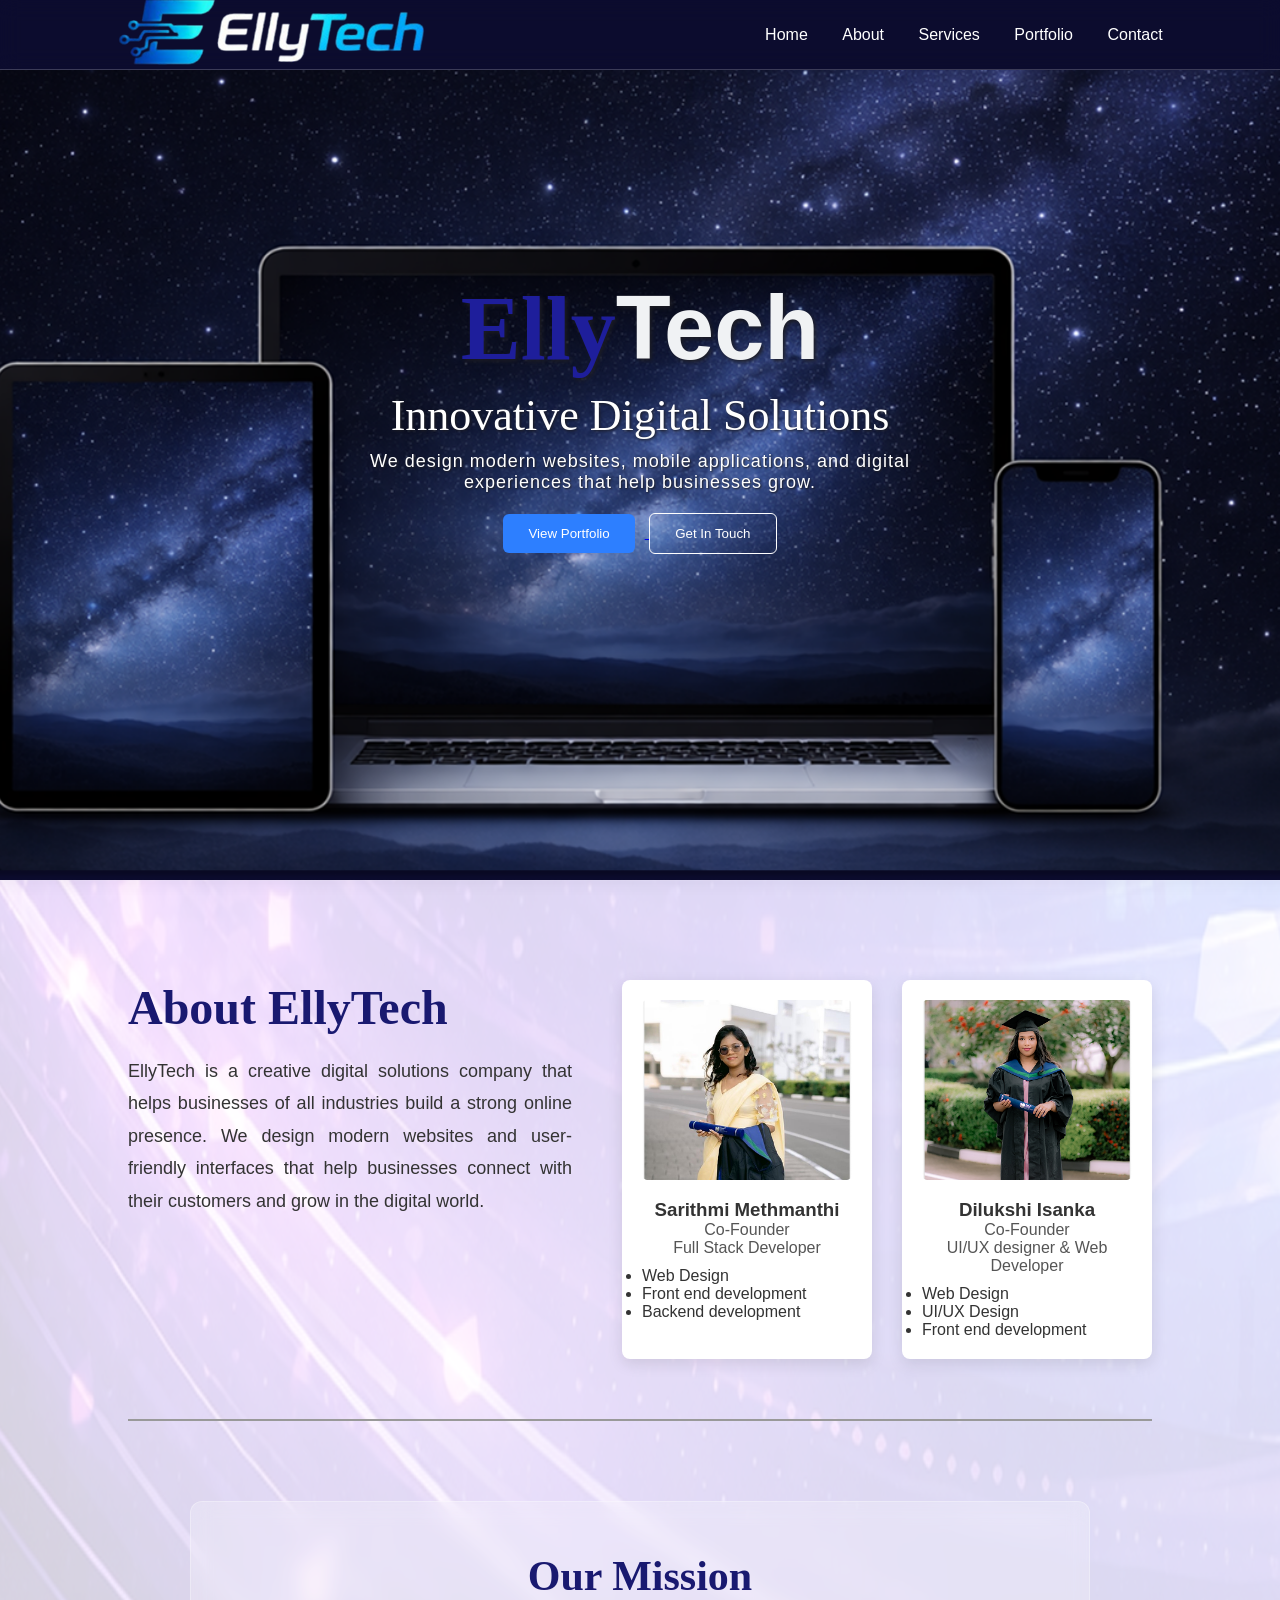
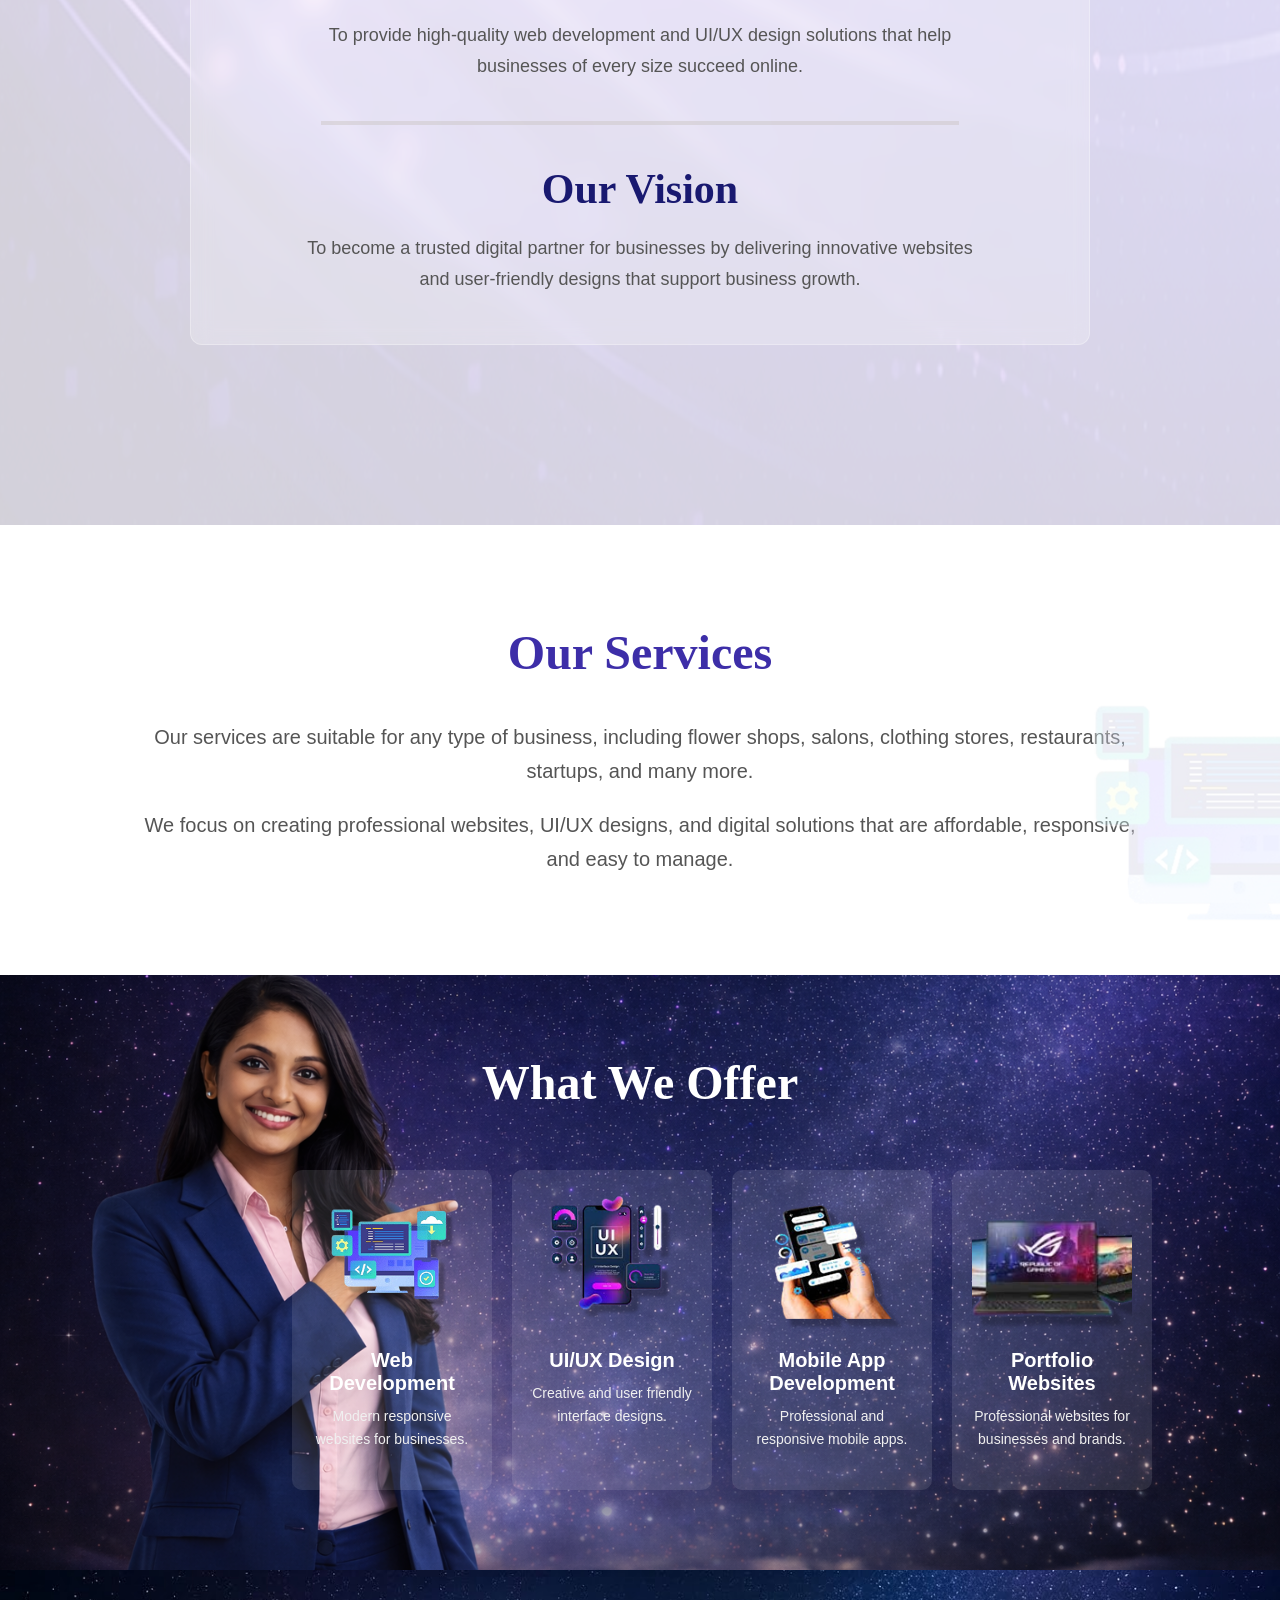
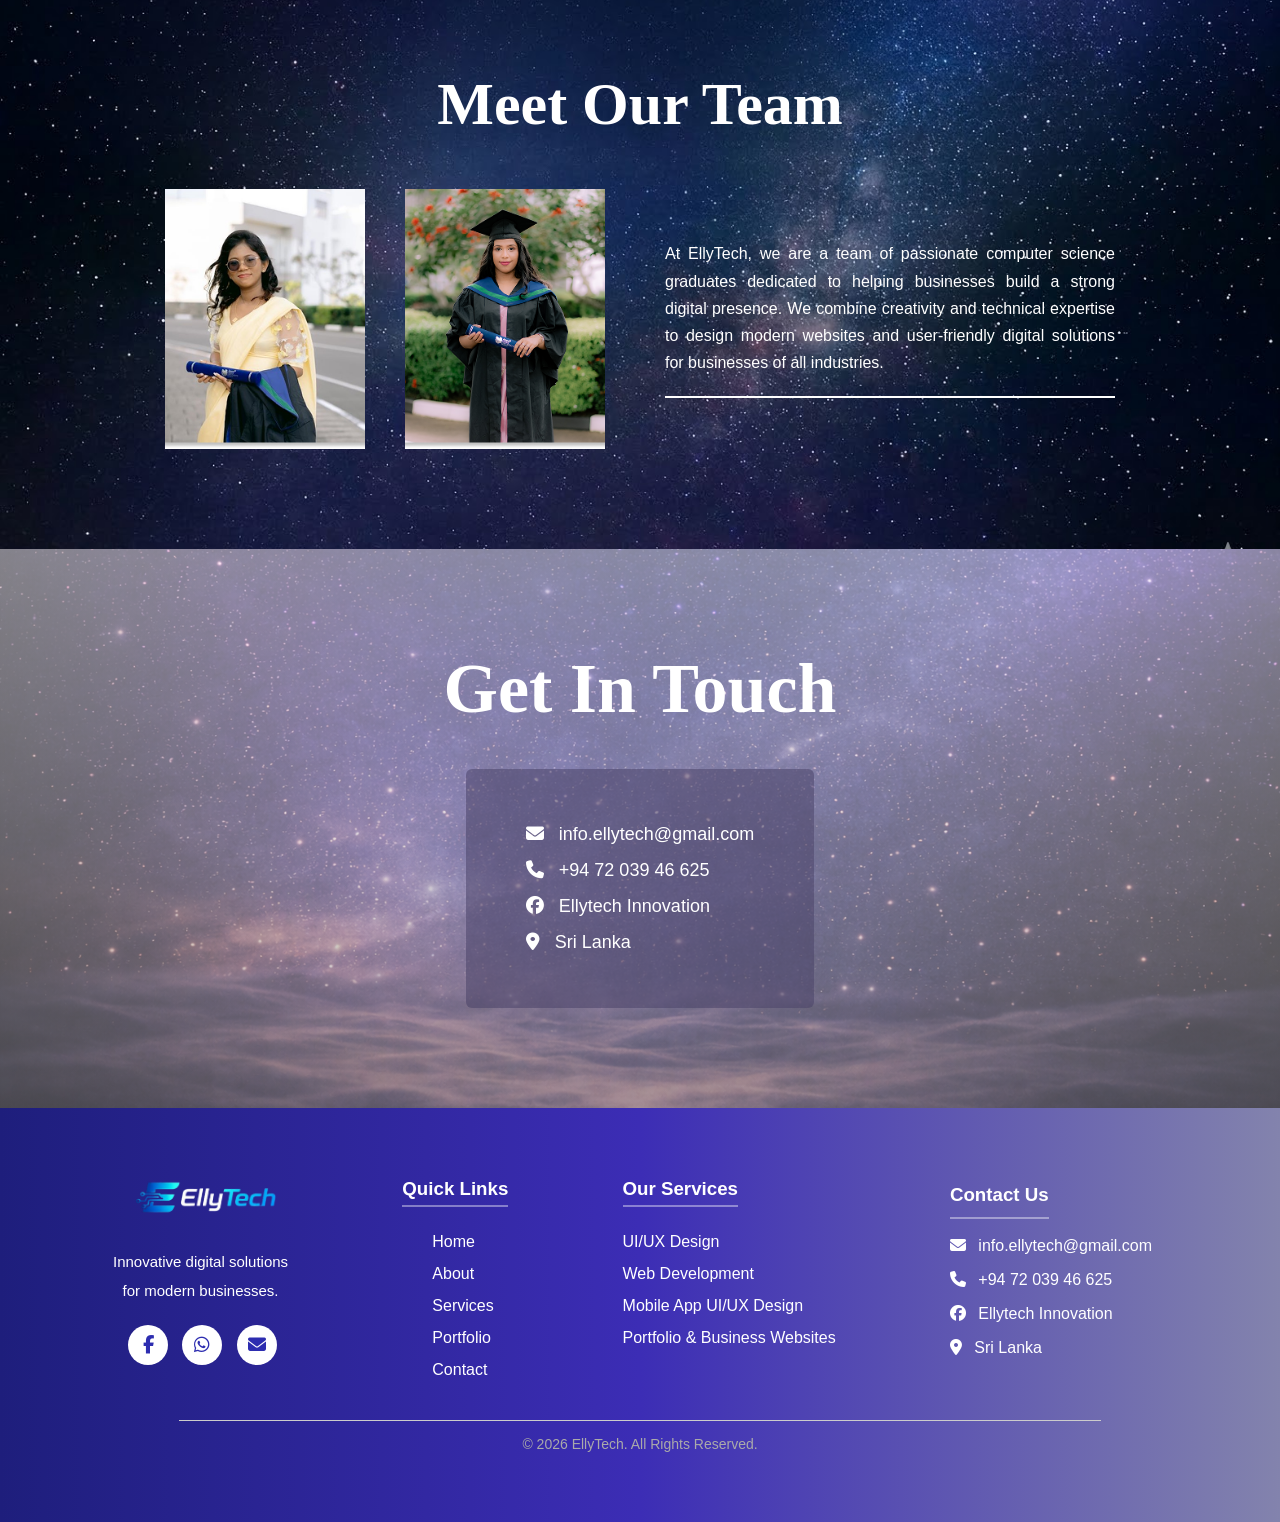
<file: ellyportfolio/index.html>
<!DOCTYPE html>
<html lang="en">
<head>
<meta charset="UTF-8">
<meta name="viewport" content="width=device-width, initial-scale=1.0">
<title>EllyTech Portfolio</title>

<link rel="stylesheet" href="style.css">

<link rel="stylesheet"
href="https://cdnjs.cloudflare.com/ajax/libs/font-awesome/6.5.0/css/all.min.css">

</head>
<a href="portfolio.html"></a>
<body>

<!-- NAVBAR -->

<header class="navbar">

<div class="logo">
<img src="images/ellylogo.png" alt="EllyTech Logo">

</div>

<nav id="navMenu">

<a href="#home">Home</a>
<a href="#about">About</a>
<a href="#services">Services</a>
<a href="portfolio.html">Portfolio</a>
<a href="#get-in-touch">Contact</a>

</nav>

<div class="menu-btn" id="menuBtn">
<i class="fa-solid fa-bars"></i>
</div>

</header>


<!-- HERO SECTION -->

<section class="hero" id="home">

<div class="hero-content">

<h1>Elly<span>Tech</span></h1>

<h2>Innovative Digital Solutions</h2>

<p>
We design modern websites, mobile applications,
and digital <br> experiences that help businesses grow.
</p>

<div class="hero-buttons">

<a href="portfolio.html">
<button class="btn-primary">View Portfolio</button>
</a>

<a href="https://wa.me/94723946625?text=Hello%20I%20am%20interested%20in%20your%20services" target="_blank">
    <button class="btn-secondary">Get In Touch</button>
</a>

</div>

</div>

</section>


<section class="about-section" id="about">

<div class="about-container">

<!-- LEFT TEXT -->

<div class="about-text">
<h2>About EllyTech</h2>

<p>
EllyTech is a creative digital solutions company that helps businesses
of all industries build a strong online presence. We design modern
websites and user-friendly interfaces that help businesses connect
with their customers and grow in the digital world.
</p>

</div>


<!-- RIGHT TEAM CARDS -->

<div class="team-cards">

<div class="team-card">

<img src="images/sari.png" class="profile-img">

<h3>Sarithmi Methmanthi</h3>

<p class="role">Co-Founder<br>Full Stack Developer</p>

<ul>
<li>Web Design</li>
<li>Front end development</li>
<li>Backend development</li>
</ul>

</div>


<div class="team-card">

<img src="images/dil.png" class="profile-img">

<h3>Dilukshi Isanka</h3>

<p class="role">Co-Founder<br>UI/UX designer & Web Developer</p>

<ul>
<li>Web Design</li>
<li>UI/UX Design</li>
<li>Front end development</li>
</ul>

</div>

</div>

</div>


<hr class="about-divider">


<!-- MISSION + VISION -->
<div class="mission-vision-container">

  <div class="mission-block">
    <h2>Our Mission</h2>
    <p>
      To provide high-quality web development and UI/UX design solutions
      that help businesses of every size succeed online.
    </p>
  </div>

  <hr class="mission-divider">

  <div class="vision-block">
    <h2>Our Vision</h2>
    <p>
      To become a trusted digital partner for businesses by delivering
      innovative websites and user-friendly designs that support
      business growth.
    </p>
  </div>

</div>
</section>


<!-- SERVICES -->
<section class="services-section" id="services">

<h2 class="services-title">Our Services</h2>

<div class="services-container">

<div class="services-text">

<p>
Our services are suitable for any type of business, including flower shops,
salons, clothing stores, restaurants, startups, and many more.
</p>

<p>
We focus on creating professional websites, UI/UX designs, and digital
solutions that are affordable, responsive, and easy to manage.
</p>

<div class="services-image">

<img src="images/service.png" alt="services illustration">

</div>

</div>



</div>

</section>


<!-- WHAT WE OFFER -->

<section class="offer">

<h2>What We Offer</h2>

<div class="offer-cards">

<div class="offer-card">
<img src="images/of1.png" class="offer-img">
<h3>Web Development</h3>
<p>Modern responsive websites for businesses.</p>
</div>

<div class="offer-card">
<img src="images/of2.png" class="offer-img">
<h3>UI/UX Design</h3>
<p>Creative and user friendly interface designs.</p>
</div>

<div class="offer-card">
<img src="images/of3.png" class="offer-img">
<h3>Mobile App Development</h3>
<p>Professional and responsive mobile apps.</p>
</div>

<div class="offer-card">
<img src="images/of4.png" class="offer-img">
<h3>Portfolio Websites</h3>
<p>Professional websites for businesses and brands.</p>
</div>

</div>

</section>


<!-- TEAM SECTION -->

<section class="team-section">

<h2 class="team-title">Meet Our Team</h2>

<div class="team-container">

<div class="team-images">

<div class="team-photo">
<img src="images/sari.png" alt="Team Member">
</div>

<div class="team-photo">
<img src="images/dil.png" alt="Team Member">
</div>

</div>


<div class="team-text">

<p>
At EllyTech, we are a team of passionate computer science
graduates dedicated to helping businesses build a strong
digital presence. We combine creativity and technical
expertise to design modern websites and user-friendly
digital solutions for businesses of all industries.
</p>

<div class="team-line"></div>

</div>

</div>

</section>



<!-- CONTACT SECTION -->

<section class="contact-section" id="get-in-touch">

<h2 class="contact-title">Get In Touch</h2>

<div class="contact-card">

<p><i class="fa-solid fa-envelope"></i> info.ellytech@gmail.com</p>

<p><i class="fa-solid fa-phone"></i> +94 72 039 46 625</p>

<p><i class="fa-brands fa-facebook"></i> Ellytech Innovation</p>

<p><i class="fa-solid fa-location-dot"></i> Sri Lanka</p>

</div>

</section>


<!-- FOOTER -->

<footer class="footer">

<div class="footer-container">

<!-- LEFT LOGO AREA -->

<div class="footer-about">

<img src="images/ellylogo.png" class="footer-logo">

<p>
Innovative digital solutions <br>
for modern businesses.
</p>

<div class="footer-social">

<a href="#"><i class="fa-brands fa-facebook-f"></i></a>

<a href="https://wa.me/947203946625" target="_blank">
<i class="fa-brands fa-whatsapp"></i>
</a>

<a href="mailto:info.ellytech@gmail.com">
<i class="fa-solid fa-envelope"></i>
</a>

</div>

</div>


<!-- QUICK LINKS -->

<div class="footer-links">

<h3>Quick Links</h3>

<a href="index.html">Home</a>
<a href="index.html#about">About</a>
<a href="index.html#services">Services</a>
<a href="index.html#portfolio">Portfolio</a>
<a href="index.html#get-in-touch">Contact</a>

</div>


<!-- SERVICES -->

<div class="footer-services">

<h3>Our Services</h3>

<p>UI/UX Design</p>
<p>Web Development</p>
<p>Mobile App UI/UX Design</p>
<p>Portfolio & Business Websites</p>

</div>


<!-- CONTACT -->

<div class="footer-contact">

<h3>Contact Us</h3>

<div class="footer-social">

<!-- Facebook -->
<p><i class="fa-solid fa-envelope"></i> info.ellytech@gmail.com</p>

<p><i class="fa-solid fa-phone"></i> +94 72 039 46 625</p>

<p><i class="fa-brands fa-facebook"></i> Ellytech Innovation</p>

<p><i class="fa-solid fa-location-dot"></i> Sri Lanka</p>

</div>
</div>

</div>
<div class="footer-bottom">
  <hr>
  <p>© 2026 EllyTech. All Rights Reserved.</p>
</div>
</footer>

<script src="script.js"></script>

</body>
</html>
</file>
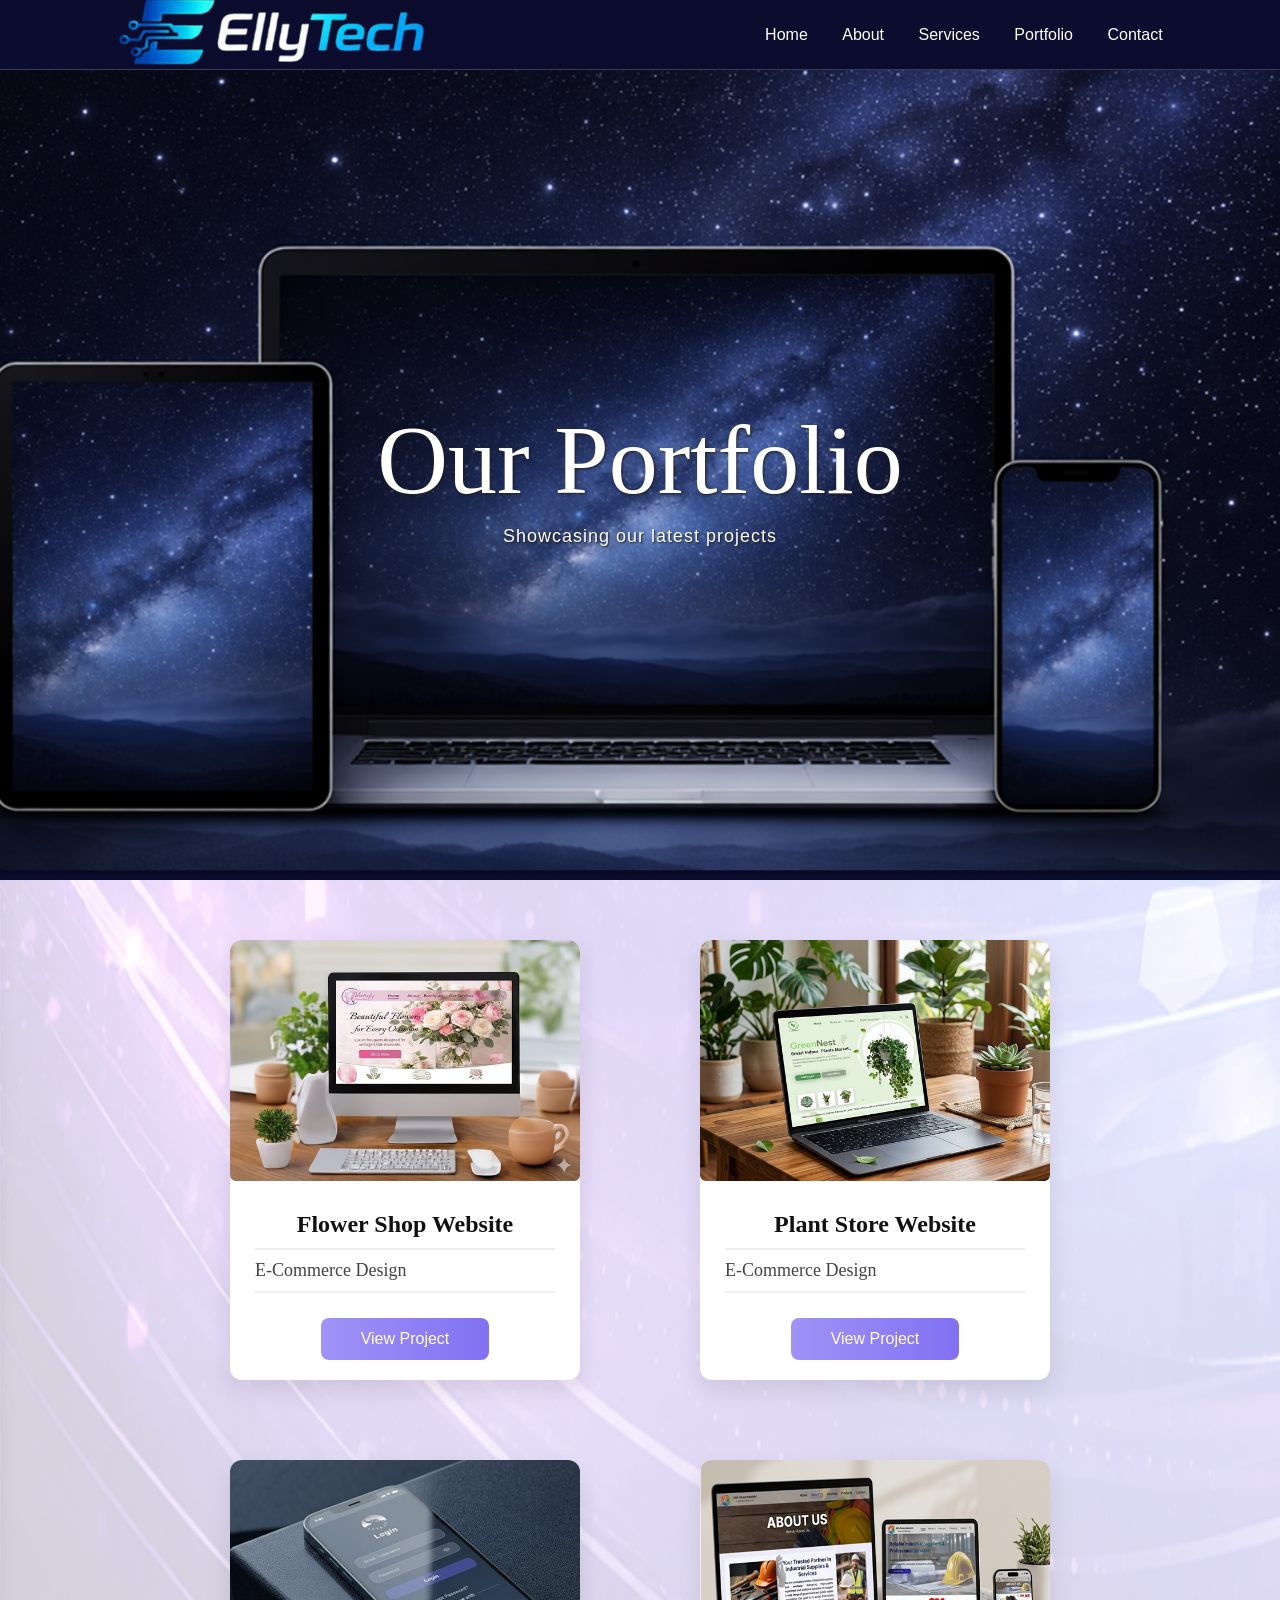
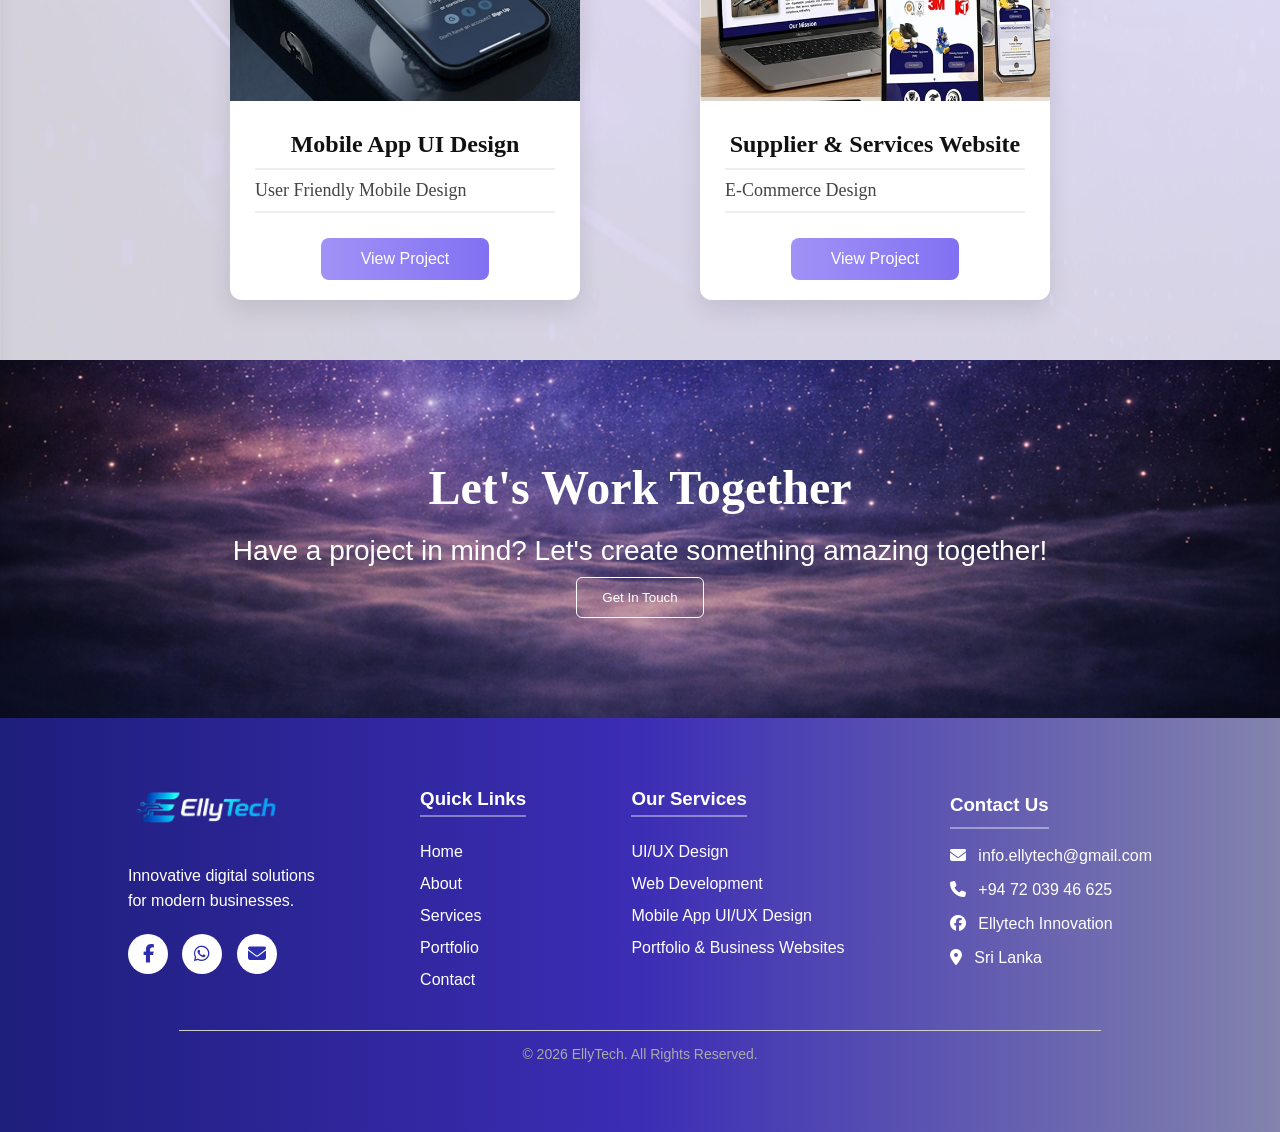
<file: ellyportfolio/portfolio.html>
<!DOCTYPE html>
<html lang="en">
<head>
<meta charset="UTF-8">
<meta name="viewport" content="width=device-width, initial-scale=1.0">
<title>EllyTech Portfolio</title>
<link rel="stylesheet" href="protfolio.css">

<link rel="stylesheet"
href="https://cdnjs.cloudflare.com/ajax/libs/font-awesome/6.5.0/css/all.min.css">
</head>

<a href="index.html"></a>
<body>

<!-- NAVBAR -->

<header class="navbar">

<div class="logo">
<img src="images/ellylogo.png" alt="EllyTech Logo">

</div>

<nav id="navMenu">

<a href="index.html">Home</a>
        <a href="index.html#about">About</a>
        <a href="index.html#services">Services</a>
        <a href="portfolio.html">Portfolio</a>
        <a href="index.html#get-in-touch">Contact</a>

</nav>

<div class="menu-btn" id="menuBtn">
<i class="fa-solid fa-bars"></i>
</div>

</header>


<!-- Hero Section -->

<section class="hero" id="home">

<div class="hero-content">
<h1>Our Portfolio</h1>
<p>Showcasing our latest projects</p>


</div>

</div>

</section>



<!-- Portfolio Cards -->

<section class="portfolio" id="portfolio">

<div class="card">
  <img src="images/Rectangle 44.png" alt="Flower Shop Website">
  <div class="card-content">
  <h3>Flower Shop Website</h3>
  <hr>
  <p>E-Commerce Design</p>
<hr>
  <a href="https://www.figma.com/proto/ftlv3z0RPfmnWHbHPIJkyQ/flower-shop?node-id=0-1&t=SaFpxNvFUKlxxE1g-1" target="_blank" class="view-project-btn">
    View Project
  </a>
  </div>
</div>

<div class="card">
  <img src="images/Rectangle 45.png" alt="Plant Store Website">
  <div class="card-content">
    <h3>Plant Store Website</h3>
    <hr>
    <p>E-Commerce Design</p>
    <hr>
    <a href="https://www.figma.com/proto/g79A8aXQEZ9bLQt3fm0y6W/GreenNest--Copy-?node-id=0-1&t=GBq3G6i9RALsBUMd-1" target="_blank" class="view-project-btn">
      View Project
    </a>
  </div>
</div>
</div>

<div class="card">
  <img src="images/Rectangle 46.png" alt="Plant Store Website">
  <div class="card-content">
    <h3>Mobile App UI Design</h3>
    <hr>
    <p>User Friendly Mobile Design</p>
    <hr>
    <a href="https://www.figma.com/proto/EXF1Gfl5Dsl8UNS0HgTYu6/Untitled?node-id=0-1&t=MHS4fO73YQuvGigM-1" target="_blank" class="view-project-btn">
      View Project
    </a>
  </div>
</div>


<div class="card">
  <img src="images/Rectangle 47.png" alt="Supplier & Services Website">
  <div class="card-content">
    <h3>Supplier & Services Website</h3>
    <hr>
    <p>E-Commerce Design</p>
    <hr>
    <a href="https://www.figma.com/proto/4pwAuzwu3O3mm81C1onUgX/Untitled?node-id=0-1&t=wugqtx5uwHsLNmqm-1" target="_blank" class="view-project-btn">
      View Project
    </a>
  </div>
</div>

</section>



<!-- Work Together Section -->

<section class="cta">

<h1>Let's Work Together</h1>

<p>Have a project in mind? Let's create something amazing together!</p>

<a href="https://wa.me/94723946625?text=Hello%20I%20am%20interested%20in%20your%20services" target="_blank">
    <button class="btn-secondary">Get In Touch</button>
</a>

</section>



<!-- FOOTER -->

<footer class="footer">

<div class="footer-container">

<!-- LEFT LOGO AREA -->

<div class="footer-about">

<img src="images/ellylogo.png" class="footer-logo">

<p>
Innovative digital solutions <br>
for modern businesses.
</p>

<div class="footer-social">

<a href="#"><i class="fa-brands fa-facebook-f"></i></a>

<a href="https://wa.me/947203946625" target="_blank">
<i class="fa-brands fa-whatsapp"></i>
</a>

<a href="mailto:info.ellytech@gmail.com">
<i class="fa-solid fa-envelope"></i>
</a>

</div>

</div>


<!-- QUICK LINKS -->

<div class="footer-links">

<h3>Quick Links</h3>

<a href="index.html">Home</a>
<a href="index.html#about">About</a>
<a href="index.html#services">Services</a>
<a href="index.html#portfolio">Portfolio</a>
<a href="index.html#get-in-touch">Contact</a>

</div>


<!-- SERVICES -->

<div class="footer-services">

<h3>Our Services</h3>

<p>UI/UX Design</p>
<p>Web Development</p>
<p>Mobile App UI/UX Design</p>
<p>Portfolio & Business Websites</p>

</div>


<!-- CONTACT -->

<div class="footer-contact">

<h3>Contact Us</h3>

<div class="footer-social">

<!-- Facebook -->
<p><i class="fa-solid fa-envelope"></i> info.ellytech@gmail.com</p>

<p><i class="fa-solid fa-phone"></i> +94 72 039 46 625</p>

<p><i class="fa-brands fa-facebook"></i> Ellytech Innovation</p>

<p><i class="fa-solid fa-location-dot"></i> Sri Lanka</p>

</div>
</div>

</div>
<div class="footer-bottom">
  <hr>
  <p>© 2026 EllyTech. All Rights Reserved.</p>
</div>
</footer>

<script src="script.js"></script>



</body>
</html>
</file>
<file: ellyportfolio/style.css>
*{
margin:0;
padding:0;
box-sizing:border-box;
font-family:Arial;
}

body{
background:#0c0c2e;
color:white;
}

/* NAVBAR */


.navbar{
position:fixed;
top:0;
left:0;
width:100%;
height: 70px;
display:flex;
justify-content:space-between;
align-items:center;

padding:15px 8%;

background: rgba(255,255,255,0.08);
backdrop-filter: blur(10px);
-webkit-backdrop-filter: blur(10px);

border-bottom:1px solid rgba(255,255,255,0.2);

z-index:1000;
}
.navbar{

position:sticky;
top:0;
z-index:1000;

}

.logo{
display:flex;
align-items:center;
gap:8px;
}

nav a{
color:white;
text-decoration:none;
margin:0 15px;
font-weight:500;
transition:0.3s;
}

nav a:hover{
color:#4da6ff;
}

.menu-btn{
display:none;
font-size:24px;
cursor:pointer;
}


/* HERO */

.hero{
height:90vh;
background:url(images/home1.png) center/cover no-repeat;
display:flex;
align-items:center;
justify-content:center;
text-align:center;
padding-top:50px;
}

.hero h1{
font-size:90px;
color: #1e1e9b;
text-shadow: #1d1d23 2px 2px 4px;
margin-top: -170px;
gap: -50px;
font-family: 'Times New Roman', Times, serif;

}
.hero h1 span{color:#f0f2f4;
}

.hero h2{
font-size:44px;
font-family: 'Times New Roman', Times, serif;
margin:10px 0;
font-weight:500;
text-shadow: #1d1d23 1px 1px 3px;
}

.hero p{
max-width:800px;
letter-spacing: 1px;
margin:auto;
font-size:18px;
text-shadow: #1d1d23 1px 1px 2px;
font-family:'Gill Sans', 'Gill Sans MT', Calibri, 'Trebuchet MS', sans-serif
}

.hero-buttons{
margin-top:20px;
}

.btn-primary{
background:#2d7fff;
border:none;
padding:12px 25px;
color:white;
border-radius:6px;
margin-right:10px;
}

.btn-secondary{
background:transparent;
border:1px solid white;
padding:12px 25px;
color:white;
border-radius:6px;
}

button{
transition:0.3s;
}

button:hover{

transform:scale(1.05);
opacity:0.9;

}

.about-section{

padding:100px 10%;

background-image:url("images/aboutbacim.png");
background-size:cover;
background-position:center;

color:#333;

}

.about-container{

display:flex;
justify-content:space-between;
gap:50px;
flex-wrap:wrap;

}


/* LEFT TEXT */

.about-text{

flex:1;

}

.about-text h2{

font-size:48px;
color:#191970;
margin-bottom:20px;
font-family: "Times New Roman", serif;

}

.about-text p{

line-height:1.8;
text-align: justify;
font-size:18px;

}


/* TEAM CARDS */

.team-cards{

display:flex;
gap:30px;
flex:1;

}

.team-card{

background:white;
width:250px;
padding:20px;
border-radius:8px;
box-shadow:0 5px 15px rgba(0,0,0,0.1);
text-align:center;
font-family: "Times New Roman", serif;

}


/* PROFILE IMAGE */

.profile-img{

width:100%;
height:180px;
object-fit:cover;
border-radius:5px;
margin-bottom:15px;

}


/* ROLE */

.role{

color:#555;
margin-bottom:10px;

}

.team-card ul{

text-align:left;
margin-top:10px;
}


/* DIVIDER */

.about-divider{

margin:60px 0;
border:none;
height:2px;
background:#999;

}


/* MISSION VISION */

.mission-vision-container{
max-width:900px;
margin:80px auto;
padding:50px;

background: rgba(255,255,255,0.25);
backdrop-filter: blur(10px);
-webkit-backdrop-filter: blur(10px);

border-radius:12px;
border:1px solid rgba(255,255,255,0.3);

text-align:center;
}

/* Titles */

.mission-vision-container h2{
font-size:42px;
color:#191970;
margin-bottom:20px;
font-family: "Times New Roman", serif;
}

/* Paragraph */

.mission-vision-container p{
font-size:18px;
line-height:1.7;
color:#555;
max-width:700px;
margin:auto;
}

/* Divider line */

.mission-divider{
margin:40px auto;
width:80%;
border:oldlace;
height:4px;
background:rgba(204, 198, 198, 0.5);
}


/* SERVICES */

.services-section{

background:#ffffff;
padding:100px 10%;
text-align:center;
height: 450px;

}

/* Title */

.services-title{

font-size:48px;
color:#3d2ea8;
margin-bottom:40px;
font-family: "Times New Roman", serif;

}

/* Layout */

.services-container{

display:flex;
align-items:center;
justify-content:center;
gap:60px;

}

/* Paragraphs */

.services-text{

max-width:1000px;
text-align:center;

}

.services-text p{

font-size:20px;
line-height:1.7;
color:#555;
margin-bottom:20px;

}

/* Image */

.services-image img{

width:460px;
opacity:0.4;
margin-top: -240px;
margin-left: 800px;

}

/* OFFER */
.offer{
background:url(images/offer.png) center/cover;
padding:80px 10%;
text-align:center;
}

.offer h2{
font-size:48px;
color:#ffffff;
margin-bottom:20px;
font-family: "Times New Roman", serif;
}

.offer-cards{
display:flex;
flex-wrap:wrap;
justify-content:flex-end; /* cards start from left */
gap:20px;
margin-top:60px;
}

.offer-card{
background:rgba(255,255,255,0.1);
padding:20px;
border-radius:10px;
width:200px;
height:320px;
text-align:center;
}

/* IMAGE SIZE FIX */

.offer-img{
width:100%;
height:140px;
object-fit:cover; /* keeps all images same box size */
border-radius:6px;
margin-bottom:15px;
}

.offer-card h3{
margin-bottom:10px;
font-size:20px;
}

.offer-card p{
font-size:14px;
line-height:1.6;
color:#f0f0f0;
}


/* TEAM SECTION */

.team-section{
background:url("images/team1.jpg") center/cover no-repeat;
padding:100px 10%;
color:white;
text-align:center;
}

.team-title{
font-size:60px;
margin-bottom:50px;
font-family: "Times New Roman", serif;
}

.team-container{
display:flex;
justify-content:center;
align-items:center;
gap:60px;
flex-wrap:wrap;
}

/* TEAM IMAGES */

.team-images{
display:flex;
gap:40px;
}

.team-photo{
width:200px;
height:260px;
background:white;
}

.team-photo img{
width:100%;
height:100%;
object-fit:cover;
}

/* TEAM TEXT */

.team-text{
max-width:450px;
text-align:left;
font-size:16px;
line-height:1.7;
}

.team-text p{
margin-bottom:15px;
text-align: justify;
}

.team-line{
width:450px;
height:2px;
background:white;
margin-top:20px;
}


/* CONTACT SECTION */

.contact-section{
background:linear-gradient(rgba(255, 254, 254, 0.5), rgba(137, 132, 132, 0.5)),url("images/team.png") center/cover no-repeat;
padding:100px 10%;
text-align:center;

}

.contact-title{
font-size:70px;
color:#ffffff;
margin-bottom:40px;
font-family:"Times New Roman", serif;
}

/* CONTACT CARD */

.contact-card{
background:rgba(73, 65, 103, 0.526);
padding:40px 60px;
display:inline-block;
border-radius:6px;
color:white;
text-align:left;
}

.contact-card p{
margin:15px 0;
font-size:18px;
}

.contact-card i{
margin-right:10px;
}


/* FOOTER */

.footer{
background:linear-gradient(90deg,#1e1e7c,#3c2db5,#8383ad);
padding:70px 10%;
color:white;
}

.footer-container{
display:flex;
justify-content:space-between;
flex-wrap:wrap;
gap:40px;
}

/* LOGO AREA */

.footer-logo{
width:160px;
margin-bottom:10px;
}

.footer-about p{
margin:15px 0;
line-height:1.9;
text-align: center;
font-size: 15px;
margin-left: -15px;
}

.footer-social{
margin-top:20px;
}

.footer-social a{
display:inline-flex;
align-items:center;
justify-content:center;
width:40px;
height:40px;
background:white;
color:#2d2db0;
border-radius:50%;
margin-right:10px;
font-size:18px;
text-decoration:none;
}
.footer-social a:hover{
background:#4da6ff;
color:white;
transform:scale(1.1);
transition:0.3s;
}

/* LINKS */

.footer-links h3,
.footer-services h3,
.footer-contact h3{
margin-bottom:15px;
border-bottom:2px solid rgba(255,255,255,0.4);
display:inline-block;
padding-bottom:5px;
}

.footer-links a{
display:block;
color:white;
text-decoration:none;
margin:8px 0;
transition:0.3s;
line-height: 1.5;
margin-left: 30px;
}

.footer-links a:hover{
color:#8fd3ff;
}

/* SERVICES */

.footer-services p{
margin:8px 0;
line-height: 1.5;
}

/* CONTACT */

.footer-contact h3{
margin-bottom:-5px;
border-bottom:2px solid rgba(255,255,255,0.4);
line-height: 1.8;
}

.footer-contact p{
    margin:10px 0;
line-height: 1.5;
}
.footer-contact i{
margin-right:8px;
}

.footer-bottom {
    text-align: center;
    margin-top: 30px;
}

.footer-bottom hr {
    border: none;
    height: 1px;
    background: #ccc;
    width: 90%;
    margin: 0 auto 15px auto;
}

.footer-bottom p {
    font-size: 14px;
    color: #aaa;
}

@media (max-width:1024px){

.hero h1{
    font-size:60px;
}

.hero h2{
    font-size:32px;
}

.services-image img{
    margin-left:0;
    width:100%;
    opacity:0.3;
}

.team-line{
    width:100%;
}

}

@media (max-width:768px){

    nav{
    position:fixed;
    top:0;
    right:-100%; /* hidden */
    width:250px;
    height:100vh;

    background:#0c0c2e;
    display:flex;
    flex-direction:column;
    padding-top:80px;

    transition:0.4s;
}

/* SHOW MENU */
nav.active{
    right:0;
}

nav a{
    padding:15px 25px;
    border-bottom:1px solid rgba(255,255,255,0.1);
}

/* MENU BUTTON */
.menu-btn{
    display:block;
    z-index:1100;
}

/* HERO */
.hero{
    height:auto;
    padding:120px 20px 60px;
    
}

.hero h1{
    font-size:36px;
    margin-top:0;
}

.hero h2{
    font-size:22px;
}

.hero p{
    font-size:14px;
}

/* BUTTONS */
.hero-buttons{
    display:flex;
    flex-direction:column;
    gap:10px;
}

.btn-primary,
.btn-secondary{
    width:50%;
}

/* ABOUT */
.about-section{
    padding:60px 20px;
}

.about-text h2{
    font-size:28px;
}

.about-text p{
    font-size:14px;
}


/* TEAM CARDS */
.team-cards{
    flex-direction:row;
    align-items:center;
}

.team-card{
    width:50%;
    max-width:300px;
}
.team-card h3{
    font-size:20px;
}
.team-card .role{
    font-size:14px;
}
.team-card ul{
    font-size:14px;
}

/* MISSION VISION */
.mission-vision-container{
    padding:25px;
}

.mission-vision-container h2{
    font-size:26px;
}

.mission-vision-container p{
    font-size:14px;
}

/* SERVICES */
.services-section{
height:auto;
}

.services-title{
    font-size:28px;
}

.services-text p{
    font-size:14px;
}



/* OFFER */
.offer h2{
    font-size:28px;
}

.offer-card{
    width:150%;
    max-width:400px;
}
.offer img{
    width:50%;
    
}
.offer-cards h3{
    font-size:28px;
}
.offer-card p{
    font-size:18px;
    text-align: center;
}


/* TEAM SECTION */
.team-title{
    font-size:32px;
}

.team-container{
    flex-direction:column;
}

.team-images{
    flex-direction:row;
    align-items:center;
}

.team-photo{
    width:100%;
    max-width:250px;
}

.team-text{
    text-align:center;
}

.team-line{
    width:100%;
}

/* CONTACT */
.contact-title{
    font-size:32px;
}

.contact-card{
    padding:20px;
}

.contact-card p{
    font-size:14px;
}

/* FOOTER */
.footer{
    padding:50px 20px;
}
.footer-social{
    display:flex;
    justify-content:center;
    gap:15px;
}

.footer-container{
    flex-direction:column;
    align-items:center;
    text-align:center;
    gap:30px;
}

.footer-links a{
    margin-left:0;
}

}

html{
scroll-behavior:smooth;
}
</file>
<file: ellyportfolio/protfolio.css>
*{
margin:0;
padding:0;
box-sizing:border-box;
font-family:Arial;
}

body{
background:#0c0c2e;
color:white;
}
.navbar{
position:fixed;
top:0;
left:0;
width:100%;
height: 70px;
display:flex;
justify-content:space-between;
align-items:center;

padding:15px 8%;

background: rgba(255,255,255,0.08);
backdrop-filter: blur(10px);
-webkit-backdrop-filter: blur(10px);

border-bottom:1px solid rgba(255,255,255,0.2);

z-index:1000;
}
.navbar{

position:sticky;
top:0;
z-index:1000;

}

.logo{
display:flex;
align-items:center;
gap:8px;
}

nav a{
color:white;
text-decoration:none;
margin:0 15px;
font-weight:500;
transition:0.3s;
}

nav a:hover{
color:#4da6ff;
}

.menu-btn{
display:none;
font-size:24px;
cursor:pointer;
}

/* Hero */


.hero{
height:90vh;
background:url(images/home1.png) center/cover no-repeat;
display:flex;
align-items:center;
justify-content:center;
text-align:center;
padding-top:50px;
}


.hero h1{
font-size:98px;
font-family: 'Times New Roman', Times, serif;
margin:10px 0;
font-weight:500;
text-shadow: #1d1d23 1px 1px 3px;
margin-top: -50px;
}

.hero p{
max-width:800px;
letter-spacing: 1px;
margin:auto;
font-size:18px;
text-shadow: #1d1d23 1px 1px 2px;
font-family:'Gill Sans', 'Gill Sans MT', Calibri, 'Trebuchet MS', sans-serif
}


.hero-devices{
position:absolute;
bottom:-80px;
width:600px;
}
.portfolio {
  background-image: url(images/aboutbacim.png);
  background-size: cover;
  background-position: center;
  display: grid;
  grid-template-columns: repeat(2, 350px); /* Slightly wider for better fit */
  justify-content: center;
  column-gap: 120px; /* More space side-to-side */
  row-gap: 80px;    /* More space top-to-bottom */
  padding: 60px;
}

.card {
  width: 100%;
  background: white;
  border-radius: 12px;
  overflow: hidden;
  box-shadow: 0 10px 25px rgba(0,0,0,0.1);
  text-align: center;
  transition: transform 0.3s ease;
}

/* Container for text to add padding */
.card-content {
  padding: 20px 25px;
}

.card img {
  width: 100%;
  height: auto;
  display: block;
}

.card h3 {
  margin: 10px 0;
  font-size: 24px;
  font-family: 'Georgia', serif; /* Matching the serif font in your image */
  color: #111;
  text-align: center\;
}

/* The "Dash" lines */
.card hr {
  border: 1px solid #eee; /* Light gray line */
  margin: 10px 0;
  border-top: 1px solid #eee; /* Light gray line */
  margin: 10px 0;
}

.card p {
  color: #444;
  font-size: 18px;
  margin: 10px 0;
  font-family: 'Georgia', serif;
  text-align: start;
}

.view-project-btn {
  display: inline-block;
  margin-top: 15px;
  padding: 12px 40px;
  /* Gradient to match the "View Project" button in your image */
  background: linear-gradient(90deg, #a192f7, #8171f2); 
  color: white;
  border-radius: 8px;
  text-decoration: none;
  font-weight: 500;
  transition: opacity 0.3s;
}

.view-project-btn:hover {
  opacity: 0.9;
  background: #7161e2;
}



/* CTA */

.cta {
  /* Background image */
  background-image: url('images/Rectangle 48.png');
  background-size: cover;       /* Makes image cover entire section */
  background-position: center;  /* Centers the image */
  background-repeat: no-repeat; /* Prevents tiling */

  /* Optional styling for text readability */
  color: white;
  text-align: center;
  padding: 100px 20px;
}

.cta h1{
font-size:48px;
font-family: 'Times New Roman', Times, serif; 
margin-bottom:20px;
}

.cta p{
font-size:28px; 
margin-bottom: 10px;
}


.cta .btn-primary{
 background:#2d7fff;
border:none;
padding:12px 25px;
color:white;
border-radius:6px;
margin-right:10px;
}
.cta .btn-secondary{
background:transparent;
border:1px solid white;
padding:12px 25px;
color:white;
border-radius:6px;
}
button{
transition:0.3s;
}

button:hover{

transform:scale(1.05);
opacity:0.9;

}

/* FOOTER */

.footer{
background:linear-gradient(90deg,#1e1e7c,#3c2db5,#8383ad);
padding:70px 10%;
color:white;
}

.footer-container{
display:flex;
justify-content:space-between;
flex-wrap:wrap;
gap:40px;
}

/* LOGO AREA */

.footer-logo{
width:160px;
margin-bottom:15px;
}

.footer-about p{
margin:15px 0;
line-height:1.6;
}

.footer-social{
margin-top:20px;
}

.footer-social a{
display:inline-flex;
align-items:center;
justify-content:center;
width:40px;
height:40px;
background:white;
color:#2d2db0;
border-radius:50%;
margin-right:10px;
font-size:18px;
text-decoration:none;
}
.footer-social a:hover{
background:#4da6ff;
color:white;
transform:scale(1.1);
transition:0.3s;
}

/* LINKS */

.footer-links h3,
.footer-services h3,
.footer-contact h3{
margin-bottom:15px;
border-bottom:2px solid rgba(255,255,255,0.4);
display:inline-block;
padding-bottom:5px;
}

.footer-links a{
display:block;
color:white;
text-decoration:none;
margin:8px 0;
transition:0.3s;
line-height: 1.5;
}

.footer-links a:hover{
color:#8fd3ff;
}

/* SERVICES */

.footer-services p{
margin:8px 0;
line-height: 1.5;
}

/* CONTACT */

.footer-contact h3{
margin-bottom:-5px;
border-bottom:2px solid rgba(255,255,255,0.4);
line-height: 1.8;
}

.footer-contact p{
    margin:10px 0;
line-height: 1.5;
}
.footer-contact i{
margin-right:8px;
}

.footer-bottom {
    text-align: center;
    margin-top: 30px;
}

.footer-bottom hr {
    border: none;
    height: 1px;
    background: #ccc;
    width: 90%;
    margin: 0 auto 15px auto;
}

.footer-bottom p {
    font-size: 14px;
    color: #aaa;
}

@media (min-width:769px) and (max-width:1024px){

.hero h1{
    font-size:60px;
}

.hero p{
    font-size:17px;
}

.portfolio{
    grid-template-columns: repeat(2, 1fr);
    column-gap:40px;
    padding:50px;
}

}

@media (max-width:768px){

/* NAVBAR */
nav{
    position:fixed;
    top:0;
    right:-100%;
    width:250px;
    height:100vh;
    background:#0c0c2e;
    flex-direction:column;
    padding-top:80px;
    transition:0.4s;
}

nav.active{
    right:0;
}

nav a{
    display:block;
    padding:15px 25px;
    margin:0;
}

.menu-btn{
    display:block;
}

/* HERO */
.hero{
    height:70vh;
    padding:20px;
}

.hero h1{
    font-size:42px;   /* FIX */
    margin-top:0;
}

.hero p{
    font-size:16px;
}

/* PORTFOLIO GRID */
.portfolio{
    grid-template-columns: 1fr;   /* ONE COLUMN */
    padding:40px 20px;
    row-gap:40px;
}

/* CARD */

.card{
    width:100%;
    max-width:none;
}
.card h3{
    font-size:20px;
}

.card p{
    font-size:15px;
}

.view-project-btn{
    padding:10px 25px;
    font-size:14px;
}

/* CTA */
.cta{
    padding:60px 20px;
}

.cta h1{
    font-size:28px;
}

.cta p{
    font-size:16px;
}




/* OFFER */
.offer h2{
    font-size:28px;
}

.offer-card{
    width:150%;
    max-width:400px;
}
.offer img{
    width:50%;
    
}
.offer-cards h3{
    font-size:28px;
}
.offer-card p{
    font-size:18px;
    text-align: center;
}


/* TEAM SECTION */
.team-title{
    font-size:32px;
}

.team-container{
    flex-direction:column;
}

.team-images{
    flex-direction:row;
    align-items:center;
}

.team-photo{
    width:100%;
    max-width:250px;
}

.team-text{
    text-align:center;
}

.team-line{
    width:100%;
}

/* CONTACT */
.contact-title{
    font-size:32px;
}

.contact-card{
    padding:20px;
}

.contact-card p{
    font-size:14px;
}

/* FOOTER */
.footer{
    padding:50px 20px;
}
.footer-social{
    flex-direction: column;
    justify-content:center;
    gap:15px;
}
.footer-social p{
    margin-right:0;
    font-size: 15px;
}

.footer-social a{
    width:35px;
    height:35px;
    font-size:16px;
}

.footer-container{
    flex-direction:column;
    align-items:center;
    text-align:center;
    gap:30px;
}

.footer-links a{
    margin-left:0;
}

}

html{
scroll-behavior:smooth;
}
</file>
